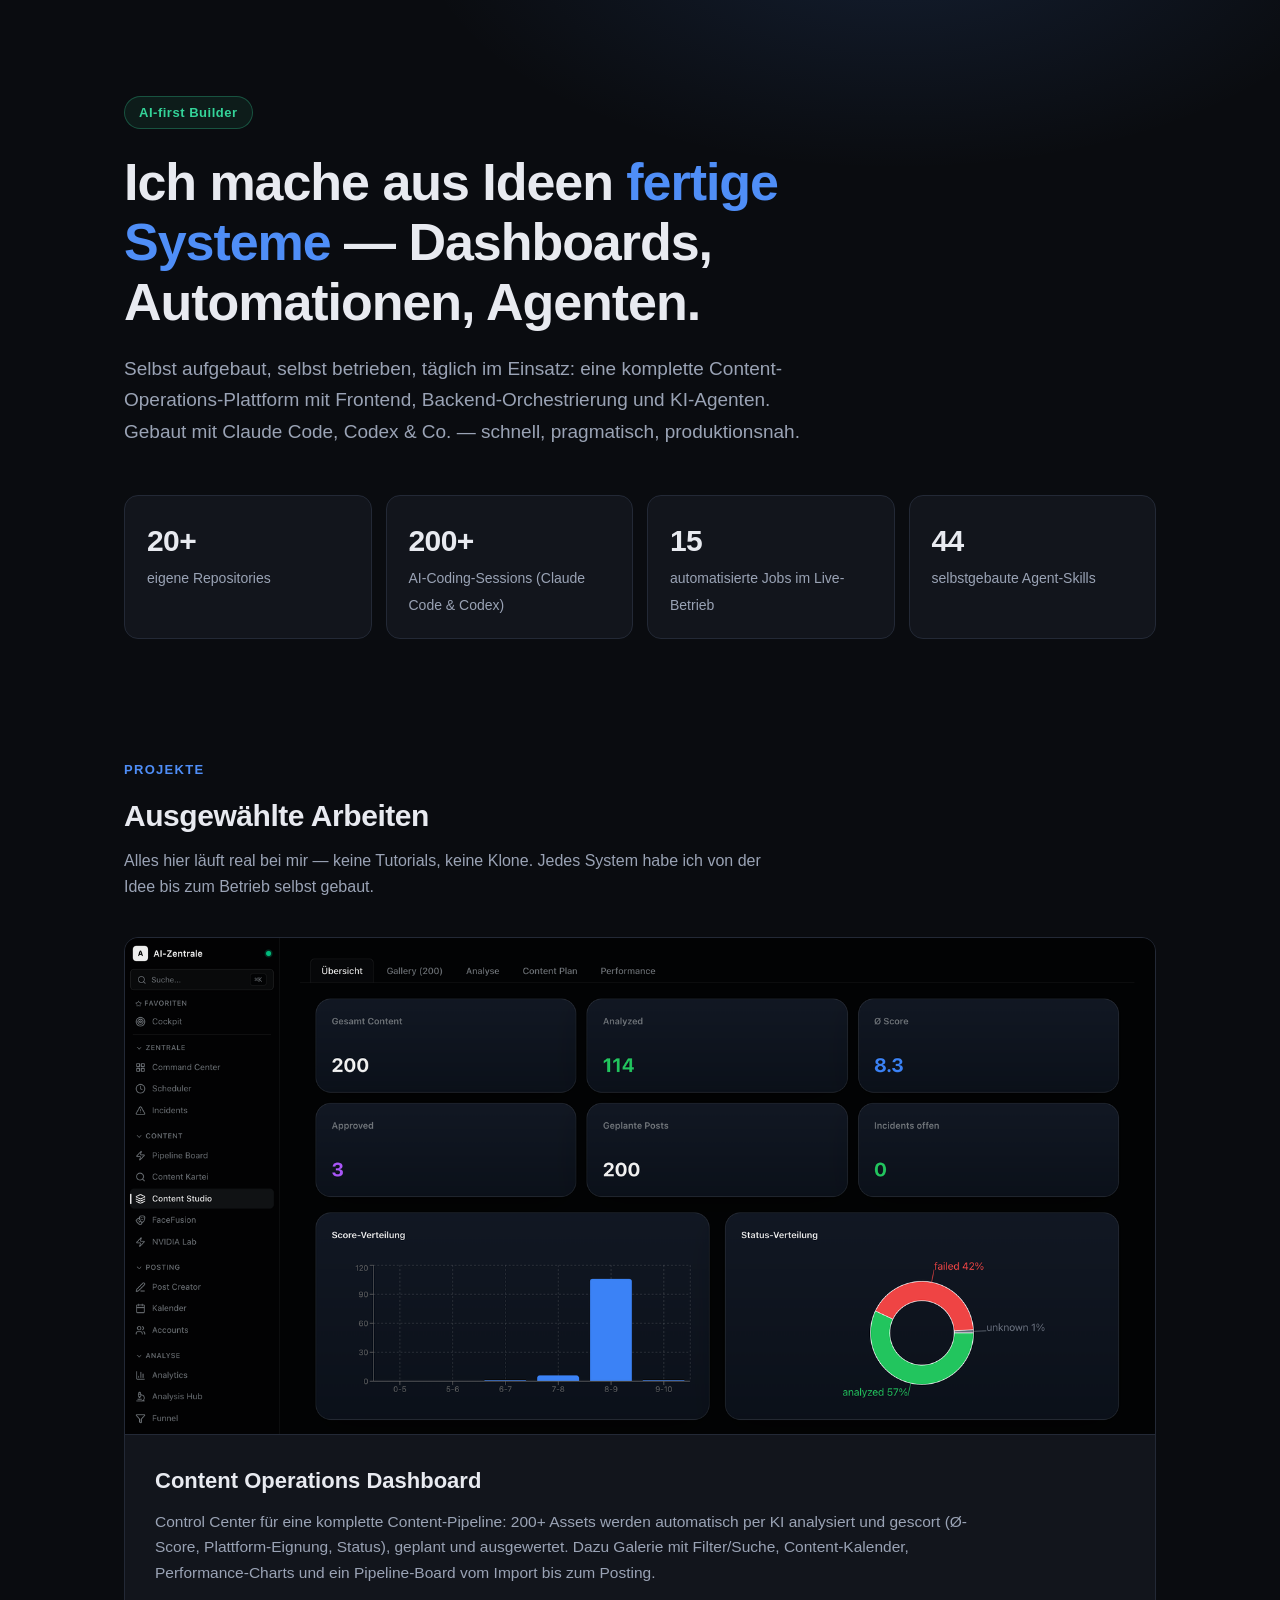
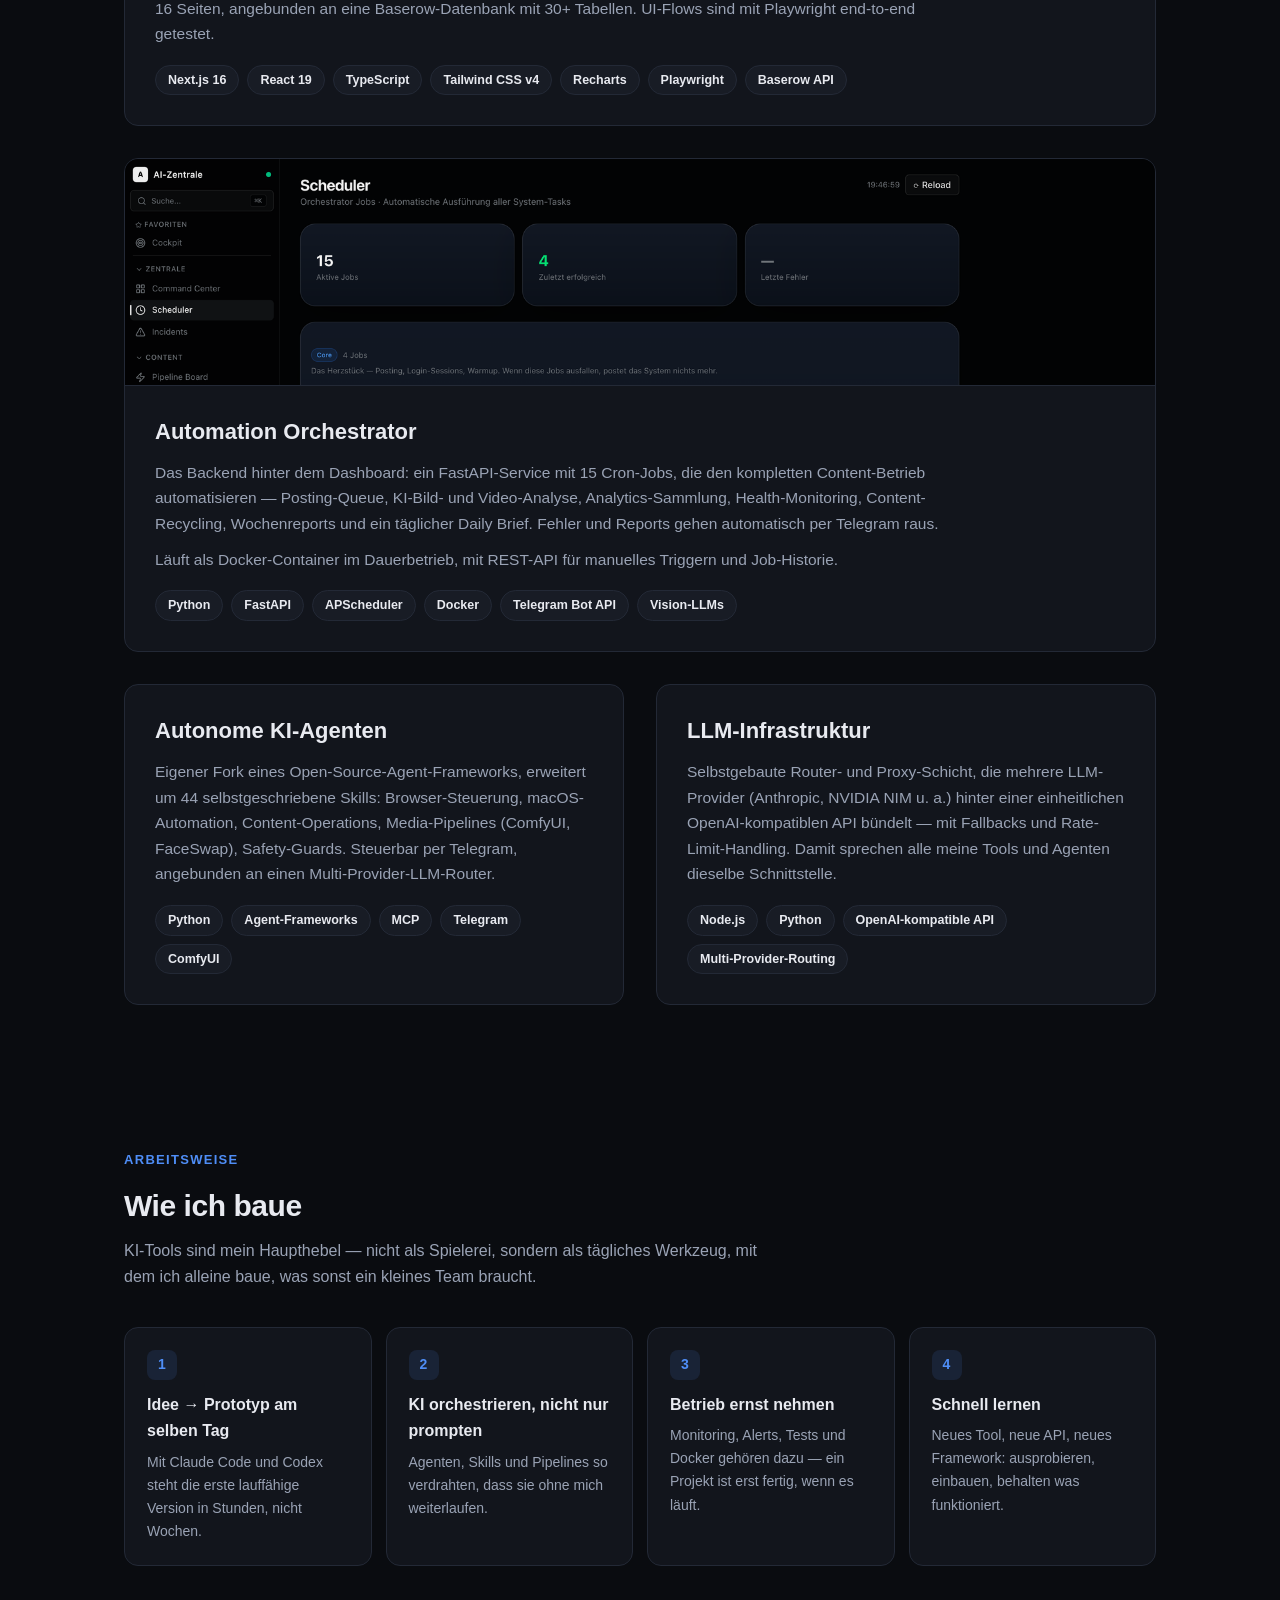
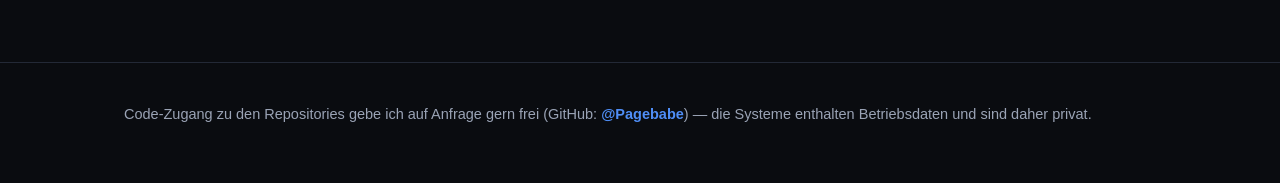
<file: index.html>
<!doctype html>
<html lang="de">
<head>
<meta charset="utf-8">
<meta name="viewport" content="width=device-width, initial-scale=1">
<title>Builder-Portfolio — AI-first Development</title>
<style>
  :root {
    --bg: #0a0c10;
    --surface: #12151c;
    --surface2: #181c25;
    --border: #232936;
    --text: #e8eaf0;
    --muted: #9aa3b5;
    --accent: #4f8ef7;
    --accent2: #34d399;
    --radius: 14px;
    --font: -apple-system, BlinkMacSystemFont, "Segoe UI", Roboto, "Helvetica Neue", Arial, sans-serif;
  }
  * { margin: 0; padding: 0; box-sizing: border-box; }
  html { scroll-behavior: smooth; }
  body {
    background: var(--bg);
    color: var(--text);
    font-family: var(--font);
    line-height: 1.65;
    -webkit-font-smoothing: antialiased;
  }
  .wrap { max-width: 1080px; margin: 0 auto; padding: 0 24px; }

  /* Hero */
  header { padding: 96px 0 64px; position: relative; overflow: hidden; }
  header::before {
    content: ""; position: absolute; inset: 0;
    background: radial-gradient(ellipse 800px 400px at 70% -10%, rgba(79,142,247,.14), transparent 60%);
    pointer-events: none;
  }
  .badge {
    display: inline-block; font-size: 13px; font-weight: 600; letter-spacing: .04em;
    color: var(--accent2); border: 1px solid rgba(52,211,153,.3); background: rgba(52,211,153,.08);
    padding: 5px 14px; border-radius: 999px; margin-bottom: 24px;
  }
  h1 { font-size: clamp(32px, 5vw, 52px); font-weight: 800; letter-spacing: -.02em; line-height: 1.15; max-width: 780px; }
  h1 .hl { color: var(--accent); }
  .lede { font-size: 19px; color: var(--muted); max-width: 680px; margin-top: 20px; }

  /* Stats */
  .stats { display: grid; grid-template-columns: repeat(auto-fit, minmax(180px, 1fr)); gap: 14px; margin-top: 48px; }
  .stat {
    background: var(--surface); border: 1px solid var(--border); border-radius: var(--radius);
    padding: 20px 22px;
  }
  .stat b { display: block; font-size: 30px; font-weight: 800; letter-spacing: -.02em; color: var(--text); }
  .stat span { font-size: 14px; color: var(--muted); }

  /* Sections */
  section { padding: 56px 0; }
  .kicker { font-size: 13px; font-weight: 700; letter-spacing: .1em; text-transform: uppercase; color: var(--accent); margin-bottom: 10px; }
  h2 { font-size: 30px; font-weight: 750; letter-spacing: -.015em; margin-bottom: 8px; }
  .sub { color: var(--muted); max-width: 640px; margin-bottom: 36px; }

  /* Project cards */
  .project {
    background: var(--surface); border: 1px solid var(--border); border-radius: var(--radius);
    overflow: hidden; margin-bottom: 32px;
  }
  .project img { display: block; width: 100%; height: auto; border-bottom: 1px solid var(--border); }
  .project .body { padding: 28px 30px 30px; }
  .project h3 { font-size: 22px; font-weight: 700; margin-bottom: 10px; }
  .project p { color: var(--muted); font-size: 15.5px; max-width: 820px; }
  .project p + p { margin-top: 10px; }
  .tags { display: flex; flex-wrap: wrap; gap: 8px; margin-top: 18px; }
  .tag {
    font-size: 12.5px; font-weight: 600; color: var(--text);
    background: var(--surface2); border: 1px solid var(--border);
    padding: 4px 12px; border-radius: 999px;
  }
  .grid2 { display: grid; grid-template-columns: 1fr 1fr; gap: 32px; }
  @media (max-width: 760px) { .grid2 { grid-template-columns: 1fr; } }

  /* Workflow */
  .flow { display: grid; grid-template-columns: repeat(auto-fit, minmax(230px, 1fr)); gap: 14px; }
  .step {
    background: var(--surface); border: 1px solid var(--border); border-radius: var(--radius);
    padding: 22px;
  }
  .step .n {
    display: inline-flex; align-items: center; justify-content: center;
    width: 30px; height: 30px; border-radius: 8px; font-weight: 700; font-size: 14px;
    background: rgba(79,142,247,.12); color: var(--accent); margin-bottom: 12px;
  }
  .step h4 { font-size: 16px; font-weight: 700; margin-bottom: 6px; }
  .step p { font-size: 14px; color: var(--muted); }

  /* Footer */
  footer { border-top: 1px solid var(--border); padding: 40px 0 56px; margin-top: 40px; }
  footer p { color: var(--muted); font-size: 14.5px; }
  footer a { color: var(--accent); text-decoration: none; font-weight: 600; }
  footer a:hover { text-decoration: underline; }
</style>
</head>
<body>

<header>
  <div class="wrap">
    <div class="badge">AI-first Builder</div>
    <h1>Ich mache aus Ideen <span class="hl">fertige Systeme</span> — Dashboards, Automationen, Agenten.</h1>
    <p class="lede">Selbst aufgebaut, selbst betrieben, täglich im Einsatz: eine komplette Content-Operations-Plattform mit Frontend, Backend-Orchestrierung und KI-Agenten. Gebaut mit Claude Code, Codex &amp; Co. — schnell, pragmatisch, produktionsnah.</p>
    <div class="stats">
      <div class="stat"><b>20+</b><span>eigene Repositories</span></div>
      <div class="stat"><b>200+</b><span>AI-Coding-Sessions (Claude Code &amp; Codex)</span></div>
      <div class="stat"><b>15</b><span>automatisierte Jobs im Live-Betrieb</span></div>
      <div class="stat"><b>44</b><span>selbstgebaute Agent-Skills</span></div>
    </div>
  </div>
</header>

<section id="projekte">
  <div class="wrap">
    <div class="kicker">Projekte</div>
    <h2>Ausgewählte Arbeiten</h2>
    <p class="sub">Alles hier läuft real bei mir — keine Tutorials, keine Klone. Jedes System habe ich von der Idee bis zum Betrieb selbst gebaut.</p>

    <div class="project">
      <img src="img/content-studio.png" alt="Content Operations Dashboard — Analyse-Ansicht mit Score-Verteilung und Status-Charts" loading="lazy">
      <div class="body">
        <h3>Content Operations Dashboard</h3>
        <p>Control Center für eine komplette Content-Pipeline: 200+ Assets werden automatisch per KI analysiert und gescort (Ø-Score, Plattform-Eignung, Status), geplant und ausgewertet. Dazu Galerie mit Filter/Suche, Content-Kalender, Performance-Charts und ein Pipeline-Board vom Import bis zum Posting.</p>
        <p>16 Seiten, angebunden an eine Baserow-Datenbank mit 30+ Tabellen. UI-Flows sind mit Playwright end-to-end getestet.</p>
        <div class="tags">
          <span class="tag">Next.js 16</span><span class="tag">React 19</span><span class="tag">TypeScript</span><span class="tag">Tailwind CSS v4</span><span class="tag">Recharts</span><span class="tag">Playwright</span><span class="tag">Baserow API</span>
        </div>
      </div>
    </div>

    <div class="project">
      <img src="img/scheduler.png" alt="Scheduler-Ansicht des Automation Orchestrators mit 15 aktiven Jobs" loading="lazy">
      <div class="body">
        <h3>Automation Orchestrator</h3>
        <p>Das Backend hinter dem Dashboard: ein FastAPI-Service mit 15 Cron-Jobs, die den kompletten Content-Betrieb automatisieren — Posting-Queue, KI-Bild- und Video-Analyse, Analytics-Sammlung, Health-Monitoring, Content-Recycling, Wochenreports und ein täglicher Daily Brief. Fehler und Reports gehen automatisch per Telegram raus.</p>
        <p>Läuft als Docker-Container im Dauerbetrieb, mit REST-API für manuelles Triggern und Job-Historie.</p>
        <div class="tags">
          <span class="tag">Python</span><span class="tag">FastAPI</span><span class="tag">APScheduler</span><span class="tag">Docker</span><span class="tag">Telegram Bot API</span><span class="tag">Vision-LLMs</span>
        </div>
      </div>
    </div>

    <div class="grid2">
      <div class="project">
        <div class="body">
          <h3>Autonome KI-Agenten</h3>
          <p>Eigener Fork eines Open-Source-Agent-Frameworks, erweitert um 44 selbstgeschriebene Skills: Browser-Steuerung, macOS-Automation, Content-Operations, Media-Pipelines (ComfyUI, FaceSwap), Safety-Guards. Steuerbar per Telegram, angebunden an einen Multi-Provider-LLM-Router.</p>
          <div class="tags">
            <span class="tag">Python</span><span class="tag">Agent-Frameworks</span><span class="tag">MCP</span><span class="tag">Telegram</span><span class="tag">ComfyUI</span>
          </div>
        </div>
      </div>
      <div class="project">
        <div class="body">
          <h3>LLM-Infrastruktur</h3>
          <p>Selbstgebaute Router- und Proxy-Schicht, die mehrere LLM-Provider (Anthropic, NVIDIA NIM u.&nbsp;a.) hinter einer einheitlichen OpenAI-kompatiblen API bündelt — mit Fallbacks und Rate-Limit-Handling. Damit sprechen alle meine Tools und Agenten dieselbe Schnittstelle.</p>
          <div class="tags">
            <span class="tag">Node.js</span><span class="tag">Python</span><span class="tag">OpenAI-kompatible API</span><span class="tag">Multi-Provider-Routing</span>
          </div>
        </div>
      </div>
    </div>
  </div>
</section>

<section id="arbeitsweise">
  <div class="wrap">
    <div class="kicker">Arbeitsweise</div>
    <h2>Wie ich baue</h2>
    <p class="sub">KI-Tools sind mein Haupthebel — nicht als Spielerei, sondern als tägliches Werkzeug, mit dem ich alleine baue, was sonst ein kleines Team braucht.</p>
    <div class="flow">
      <div class="step"><span class="n">1</span><h4>Idee → Prototyp am selben Tag</h4><p>Mit Claude Code und Codex steht die erste lauffähige Version in Stunden, nicht Wochen.</p></div>
      <div class="step"><span class="n">2</span><h4>KI orchestrieren, nicht nur prompten</h4><p>Agenten, Skills und Pipelines so verdrahten, dass sie ohne mich weiterlaufen.</p></div>
      <div class="step"><span class="n">3</span><h4>Betrieb ernst nehmen</h4><p>Monitoring, Alerts, Tests und Docker gehören dazu — ein Projekt ist erst fertig, wenn es läuft.</p></div>
      <div class="step"><span class="n">4</span><h4>Schnell lernen</h4><p>Neues Tool, neue API, neues Framework: ausprobieren, einbauen, behalten was funktioniert.</p></div>
    </div>
  </div>
</section>

<footer>
  <div class="wrap">
    <p>Code-Zugang zu den Repositories gebe ich auf Anfrage gern frei (GitHub: <a href="https://github.com/Pagebabe" target="_blank" rel="noopener">@Pagebabe</a>) — die Systeme enthalten Betriebsdaten und sind daher privat.</p>
  </div>
</footer>

</body>
</html>
</file>
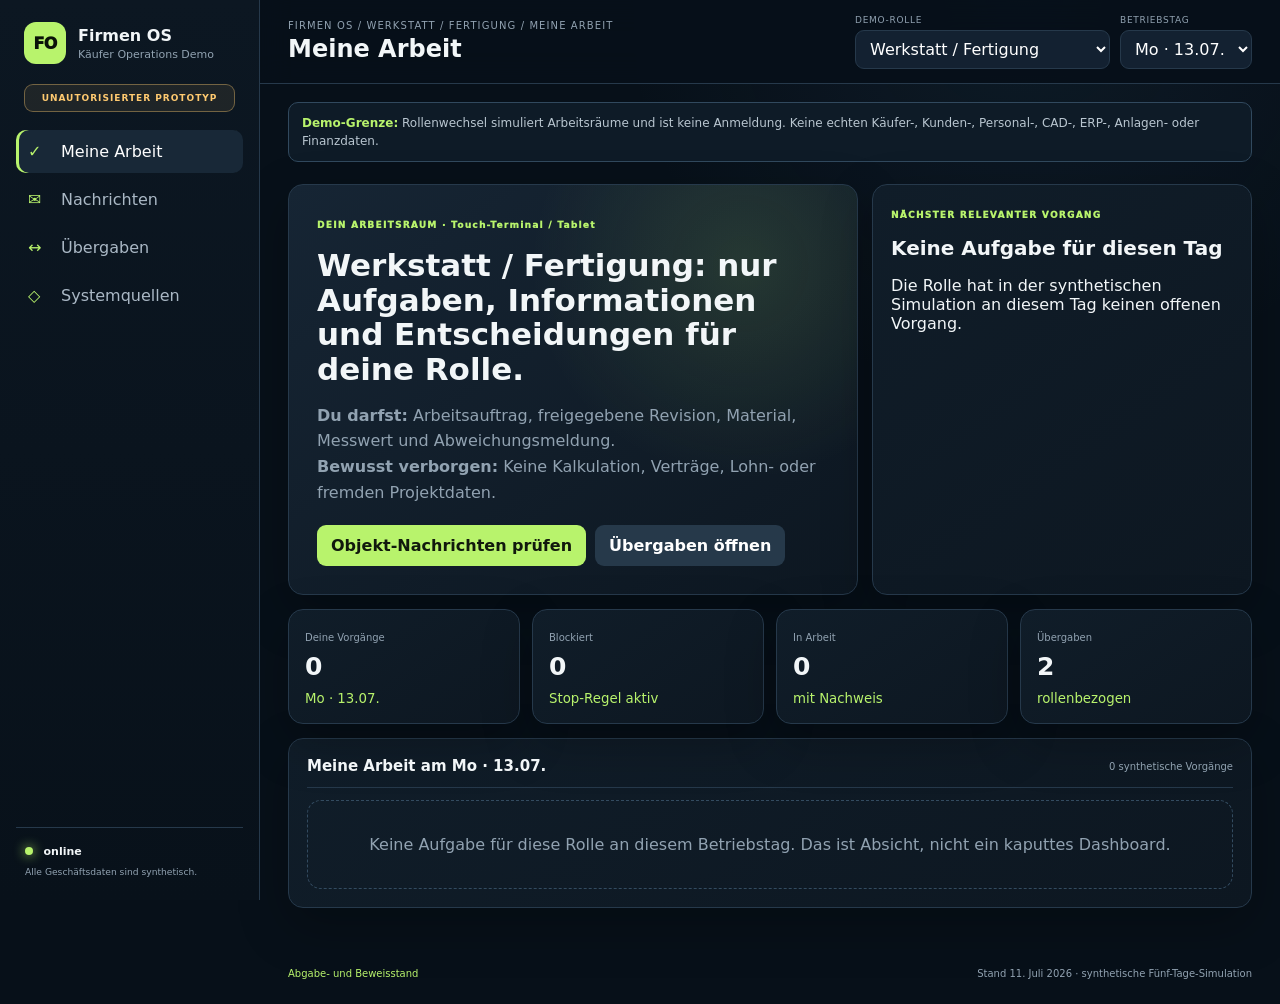
<file: firmen-os-kaeufer-demo/index.html>
<!doctype html>
<html lang="de">
<head>
  <meta charset="utf-8">
  <meta name="viewport" content="width=device-width,initial-scale=1,viewport-fit=cover">
  <meta name="theme-color" content="#0b1118">
  <meta name="description" content="Unautorisierter, synthetischer Firmen-OS-Branchenprototyp für einen Zugangstechnik-, Fertigungs-, Montage- und Servicebetrieb.">
  <meta name="robots" content="noindex,nofollow">
  <title>Firmen OS · Käufer Operations Demo</title>
  <link rel="manifest" href="./manifest.webmanifest">
  <link rel="icon" href="./icon.svg" type="image/svg+xml">
  <link rel="stylesheet" href="./styles.css">
</head>
<body>
  <noscript>Diese Demo benötigt JavaScript. Selbst Firmenbetriebssysteme können ohne Strom und Logik erstaunlich wenig.</noscript>
  <div class="app-shell">
    <aside class="sidebar" id="sidebar">
      <div class="brand">
        <div class="brand-mark">FO</div>
        <div>
          <strong>Firmen OS</strong>
          <span>Käufer Operations Demo</span>
        </div>
      </div>
      <div class="prototype-badge">UNAUTORISIERTER PROTOTYP</div>
      <nav id="role-nav" aria-label="Rollenabhängige Navigation"></nav>
      <div class="sidebar-meta">
        <span class="status-dot" id="connection-dot"></span>
        <strong id="connection-label">online</strong>
        <small>Alle Geschäftsdaten sind synthetisch.</small>
      </div>
    </aside>

    <main class="main">
      <header class="topbar">
        <button class="icon-button mobile-only" id="menu-button" aria-label="Navigation öffnen">☰</button>
        <div class="page-heading">
          <small id="breadcrumb">Firmen OS / Meine Arbeit</small>
          <h1 id="page-title">Meine Arbeit</h1>
        </div>
        <div class="top-controls">
          <label>
            <span>Demo-Rolle</span>
            <select id="role-select"></select>
          </label>
          <label>
            <span>Betriebstag</span>
            <select id="day-select"></select>
          </label>
          <button class="install-button" id="install-button" hidden>App installieren</button>
        </div>
      </header>

      <section class="safety-banner">
        <strong>Demo-Grenze:</strong>
        Rollenwechsel simuliert Arbeitsräume und ist keine Anmeldung. Keine echten Käufer-, Kunden-, Personal-, CAD-, ERP-, Anlagen- oder Finanzdaten.
      </section>

      <section class="content" id="content" aria-live="polite"></section>

      <footer class="footer">
        <button id="submission-button">Abgabe- und Beweisstand</button>
        <span>Stand 11. Juli 2026 · synthetische Fünf-Tage-Simulation</span>
      </footer>
    </main>
  </div>
  <script src="./app.js" defer></script>
  <script src="./truth-audit.js" defer></script>
</body>
</html>
</file>
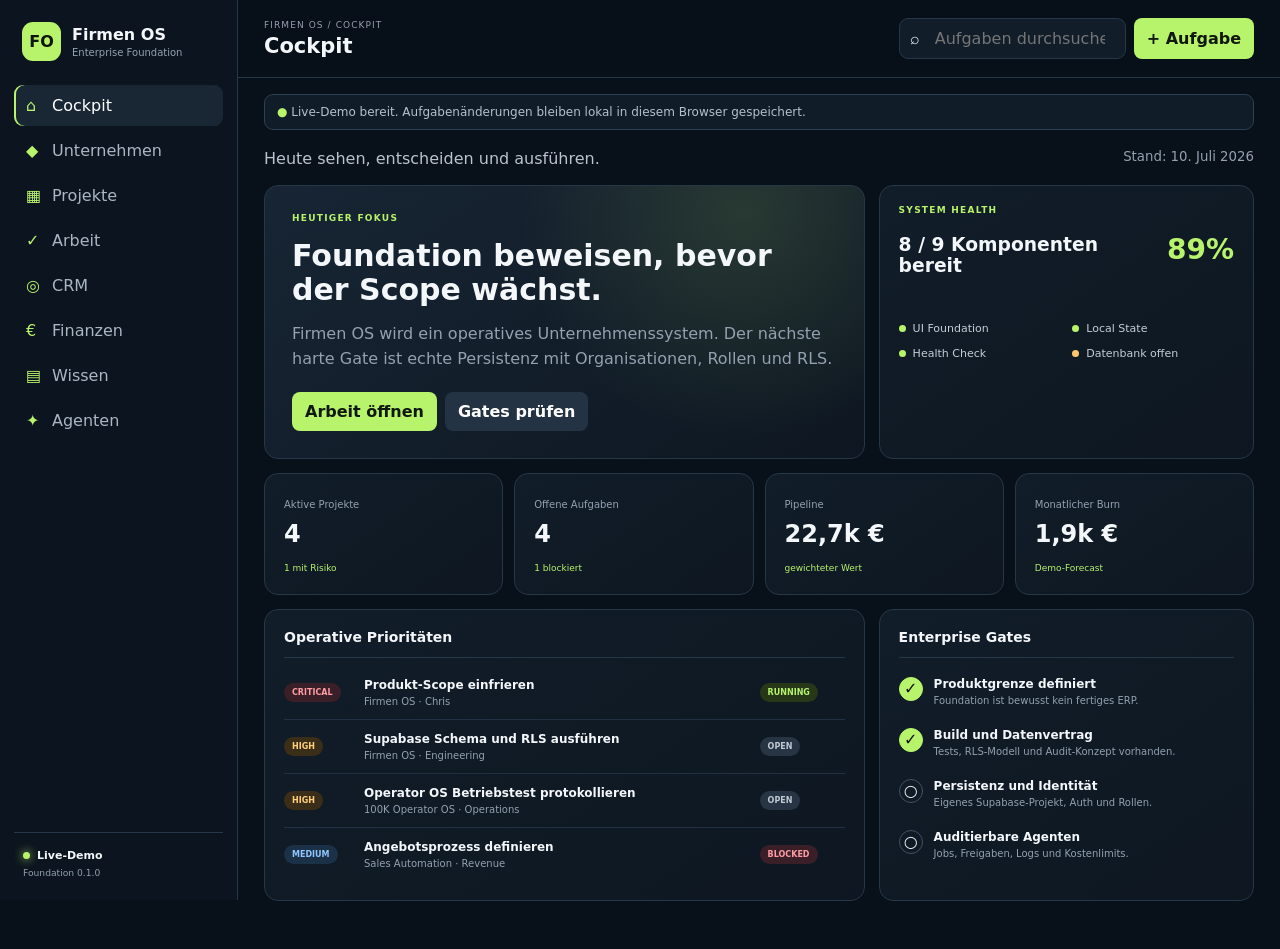
<file: firmen-os/index.html>
<!doctype html><html lang="de"><head><meta charset="utf-8"><meta name="viewport" content="width=device-width,initial-scale=1"><meta name="description" content="Firmen OS Enterprise Foundation Demo"><title>Firmen OS · Foundation</title><style>:root{--bg:#081019;--side:#0c151f;--panel:#111d29;--panel2:#162433;--line:#263748;--text:#f4f7fa;--muted:#93a1b0;--lime:#b8f36c;--amber:#ffc76b;--red:#ff858d}*{box-sizing:border-box}html,body{margin:0;min-height:100%;background:var(--bg);color:var(--text);font-family:Inter,system-ui,-apple-system,BlinkMacSystemFont,"Segoe UI",sans-serif}button,input,select{font:inherit}button{cursor:pointer}.app{display:flex;min-height:100vh}.side{position:fixed;inset:0 auto 0 0;width:238px;background:var(--side);border-right:1px solid var(--line);padding:20px 14px;display:flex;flex-direction:column;z-index:20}.brand{display:flex;gap:11px;align-items:center;padding:2px 8px 24px}.logo{width:39px;height:39px;border-radius:11px;background:var(--lime);color:#0e160b;display:grid;place-items:center;font-weight:900}.brand b,.brand small{display:block}.brand small{font-size:10px;color:var(--muted);margin-top:3px}.nav{display:grid;gap:4px}.nav button{border:0;background:transparent;color:#aab6c2;text-align:left;padding:11px 12px;border-radius:9px}.nav button:hover,.nav button.on{background:#192735;color:#fff;box-shadow:inset 2px 0 var(--lime)}.nav i{font-style:normal;color:var(--lime);display:inline-block;width:26px}.status{margin-top:auto;border-top:1px solid var(--line);padding:16px 9px 2px;font-size:11px}.status small{display:block;color:var(--muted);margin-top:5px}.dot{display:inline-block;width:7px;height:7px;border-radius:50%;background:var(--lime);box-shadow:0 0 10px var(--lime);margin-right:7px}.main{margin-left:238px;width:calc(100% - 238px)}.top{position:sticky;top:0;z-index:10;min-height:78px;background:rgba(8,16,25,.93);backdrop-filter:blur(14px);border-bottom:1px solid var(--line);display:flex;align-items:center;gap:14px;padding:14px 26px}.title small{display:block;color:var(--muted);text-transform:uppercase;letter-spacing:.12em;font-size:9px}.title h1{font-size:21px;margin:4px 0 0}.tools{margin-left:auto;display:flex;gap:8px}.search{background:var(--panel);border:1px solid var(--line);border-radius:9px;padding:0 10px}.search input{border:0;background:transparent;color:#fff;outline:0;padding:10px;width:190px}.primary,.secondary{border:0;border-radius:8px;padding:10px 13px;font-weight:800}.primary{background:var(--lime);color:#10180d}.secondary{background:#243344;color:#fff}.notice{margin:16px 26px 0;border:1px solid #2c4053;background:#101c28;padding:10px 12px;border-radius:9px;color:#b5c1cd;font-size:12px}.notice b{color:var(--lime)}.work{max-width:1450px;margin:auto;padding:19px 26px 48px}.intro{display:flex;justify-content:space-between;color:#b9c4cf;margin-bottom:17px}.intro small{color:var(--muted)}.hero,.grid2{display:grid;grid-template-columns:1.6fr 1fr;gap:14px}.card{background:linear-gradient(145deg,var(--panel),#0e1721);border:1px solid var(--line);border-radius:14px;padding:19px}.focus{padding:27px;background:radial-gradient(circle at 80% 10%,rgba(184,243,108,.13),transparent 42%),linear-gradient(145deg,#172534,#0e1721)}.eyebrow{color:var(--lime);font-size:9px;font-weight:900;letter-spacing:.14em}.focus h2{font-size:30px;line-height:1.12;max-width:680px;margin:16px 0 11px}.muted,.focus p{color:var(--muted);line-height:1.55}.actions{display:flex;gap:8px;margin-top:20px}.head,.panelhead{display:flex;justify-content:space-between;align-items:center}.health{font-size:28px;font-weight:900;color:var(--lime)}.checks{display:grid;grid-template-columns:1fr 1fr;gap:12px;margin-top:28px;font-size:11px;color:#c4ced7}.checks span:before{content:"";display:inline-block;width:7px;height:7px;border-radius:50%;background:var(--lime);margin-right:7px}.checks .warn:before{background:var(--amber)}.metrics{display:grid;grid-template-columns:repeat(4,1fr);gap:11px;margin:14px 0}.metric span{font-size:10px;color:var(--muted)}.metric strong{display:block;font-size:24px;margin:8px 0}.metric small{font-size:9px;color:var(--lime)}.panelhead{border-bottom:1px solid var(--line);padding-bottom:12px;margin-bottom:8px}.panelhead h3{margin:0;font-size:14px}.row{display:grid;grid-template-columns:70px 1fr 85px;gap:10px;align-items:center;padding:12px 0;border-bottom:1px solid #213143}.row:last-child{border:0}.row strong,.gate strong{font-size:12px;display:block}.row small,.gate small{font-size:10px;color:var(--muted);display:block;margin-top:4px}.pill{width:max-content;padding:5px 8px;border-radius:18px;font-size:8px;font-weight:900;text-transform:uppercase}.critical,.blocked{background:#3b1f28;color:#ff9da4}.high,.risk{background:#3b2e18;color:#ffd07a}.medium{background:#1b3148;color:#91c8ff}.open{background:#263443;color:#c0cad4}.running{background:#263818;color:var(--lime)}.done,.healthy{background:#1b3826;color:#9be7b0}.gate{display:flex;gap:11px;padding:11px 0}.gate>span{width:24px;height:24px;border-radius:50%;border:1px solid #415164;display:grid;place-items:center}.gate .ok{background:var(--lime);border-color:var(--lime);color:#111}.projectgrid,.knowledgegrid,.settingsgrid{display:grid;grid-template-columns:repeat(2,1fr);gap:11px}.project{background:var(--panel2);border:1px solid #2b3e52;border-radius:11px;padding:15px}.project h3{font-size:15px;margin:14px 0 5px}.project p{font-size:10px;color:var(--muted)}.progress{height:5px;background:#263849;border-radius:8px;overflow:hidden;margin:17px 0 8px}.progress b{display:block;height:100%;background:var(--lime)}.project footer{display:flex;justify-content:space-between;color:var(--muted);font-size:9px}.tasktable{overflow:auto}.taskrow{min-width:690px;display:grid;grid-template-columns:2fr 1.1fr 90px 115px;gap:10px;align-items:center;padding:12px;border-bottom:1px solid #213143;font-size:11px}.taskrow.header{color:var(--muted);font-size:8px;text-transform:uppercase}.taskrow small{display:block;color:var(--muted);margin-top:4px}.taskrow select{background:#182735;color:#fff;border:1px solid #354b60;border-radius:7px;padding:7px}.crm{display:grid;grid-template-columns:repeat(4,minmax(170px,1fr));gap:9px;overflow:auto}.column{background:#0d1721;border:1px solid #223448;border-radius:9px;padding:9px;min-height:290px}.column h4{font-size:10px;margin:3px 2px 11px}.customer{background:#172534;border:1px solid #2b4055;border-radius:8px;padding:11px;margin-bottom:8px}.customer strong,.customer small,.customer em{display:block}.customer strong{font-size:11px}.customer b{display:block;font-size:15px;margin:8px 0}.customer small{font-size:9px;color:var(--muted);line-height:1.45}.customer em{font-size:8px;color:var(--lime);font-style:normal;margin-top:8px}.knowledgegrid{grid-template-columns:repeat(3,1fr)}.knowledge h3{font-size:14px}.knowledge p{font-size:10px;color:var(--muted);line-height:1.5}.knowledge small{color:var(--lime)}.agent{display:grid;grid-template-columns:36px 1fr 70px 90px;gap:9px;align-items:center;padding:12px 0;border-bottom:1px solid #213143}.avatar{width:31px;height:31px;border-radius:9px;background:#21361c;color:var(--lime);display:grid;place-items:center}.agent strong,.agent small{display:block}.agent strong{font-size:11px}.agent small,.agent em{font-size:9px;color:var(--muted);font-style:normal}.good{color:var(--lime)!important}.rules li{padding:9px 0;border-bottom:1px solid #213143;color:#c6d0da;font-size:11px}.mobile{display:none;border:0;background:transparent;color:#fff;font-size:20px}@media(max-width:1000px){.hero,.grid2{grid-template-columns:1fr}.metrics{grid-template-columns:repeat(2,1fr)}.knowledgegrid{grid-template-columns:repeat(2,1fr)}}@media(max-width:720px){.side{transform:translateX(-100%);transition:.2s}.side.show{transform:translateX(0);box-shadow:20px 0 70px #000}.main{margin-left:0;width:100%}.mobile{display:block}.top{padding:12px 14px;flex-wrap:wrap}.tools{width:100%;order:3}.search{flex:1}.search input{width:100%}.notice{margin:12px 14px 0}.work{padding:15px}.focus h2{font-size:24px}.metrics,.projectgrid,.knowledgegrid,.settingsgrid{grid-template-columns:1fr}.checks{grid-template-columns:1fr}.intro small{display:none}}</style></head><body><div class="app"><aside class="side" id="side"><div class="brand"><div class="logo">FO</div><div><b>Firmen OS</b><small>Enterprise Foundation</small></div></div><nav class="nav" id="nav"><button class="on" data-page="cockpit"><i>⌂</i>Cockpit</button><button data-page="company"><i>◆</i>Unternehmen</button><button data-page="projects"><i>▦</i>Projekte</button><button data-page="work"><i>✓</i>Arbeit</button><button data-page="crm"><i>◎</i>CRM</button><button data-page="finance"><i>€</i>Finanzen</button><button data-page="knowledge"><i>▤</i>Wissen</button><button data-page="agents"><i>✦</i>Agenten</button></nav><div class="status"><b><span class="dot"></span>Live-Demo</b><small>Foundation 0.1.0</small></div></aside><main class="main"><header class="top"><button class="mobile" id="mobile">☰</button><div class="title"><small id="path">Firmen OS / Cockpit</small><h1 id="title">Cockpit</h1></div><div class="tools"><label class="search">⌕ <input id="search" placeholder="Aufgaben durchsuchen"></label><button class="primary" id="add">+ Aufgabe</button></div></header><div class="notice"><b>●</b> <span id="notice">Live-Demo bereit. Aufgabenänderungen bleiben lokal in diesem Browser gespeichert.</span></div><section class="work" id="content"></section></main></div><script>const seed=[{id:'1',title:'Produkt-Scope einfrieren',owner:'Chris',project:'Firmen OS',due:'Heute',priority:'critical',status:'running'},{id:'2',title:'Supabase Schema und RLS ausführen',owner:'Engineering',project:'Firmen OS',due:'Gate 1',priority:'high',status:'open'},{id:'3',title:'Operator OS Betriebstest protokollieren',owner:'Operations',project:'100K Operator OS',due:'Diese Woche',priority:'high',status:'open'},{id:'4',title:'Angebotsprozess definieren',owner:'Revenue',project:'Sales Automation',due:'Diese Woche',priority:'medium',status:'blocked'},{id:'5',title:'Build und Health verifizieren',owner:'Engineering',project:'Firmen OS',due:'Heute',priority:'high',status:'done'}];let tasks;try{tasks=JSON.parse(localStorage.getItem('firmen-os.tasks'))||seed}catch{tasks=seed}let active='cockpit',q='';const labels={cockpit:'Cockpit',company:'Unternehmen',projects:'Projekte',work:'Arbeit',crm:'CRM',finance:'Finanzen',knowledge:'Wissen',agents:'Agenten'};const desc={cockpit:'Heute sehen, entscheiden und ausführen.',company:'Ziele, Risiken und Verantwortungen.',projects:'Initiativen mit Gates und Beweisen.',work:'Aufgaben, Blocker und Durchsatz.',crm:'Pipeline und nächste Verkaufsaktionen.',finance:'Liquidität, Kosten und Forecast.',knowledge:'Entscheidungen, Standards und Prozesse.',agents:'Kontrollierte KI-Arbeit mit Grenzen.'};const projects=[['Firmen OS Foundation','Produkt & Engineering',42,'healthy','Persistenz + Auth'],['100K Operator OS','Operations',72,'healthy','Betriebsbeweis'],['AI Content Factory','Growth',46,'risk','Qualitätsstandard'],['Sales Automation','Revenue',18,'blocked','CRM-Modell']];const customers=[['Lead','Studio Morgenrot','3.200 €','Bedarf validieren','Chris'],['Qualifiziert','Rheinland Immobilien','7.500 €','Prozess aufnehmen','Sales Agent'],['Angebot','Nordwerk Digital','12.000 €','Entscheider-Call','Chris'],['Gewonnen','Lumen Commerce','18.500 €','Onboarding','Delivery']];const pill=(x,c)=>`<span class="pill ${c}">${x}</span>`,panel=(t,b)=>`<article class="card"><div class="panelhead"><h3>${t}</h3></div>${b}</article>`,metric=(l,v,d)=>`<article class="card metric"><span>${l}</span><strong>${v}</strong><small>${d}</small></article>`,intro=()=>`<div class="intro"><span>${desc[active]}</span><small>Stand: 10. Juli 2026</small></div>`;function save(){localStorage.setItem('firmen-os.tasks',JSON.stringify(tasks))}function cockpit(){let open=tasks.filter(t=>t.status!=='done').length,blocked=tasks.filter(t=>t.status==='blocked').length;return intro()+`<div class="hero"><article class="card focus"><div class="eyebrow">HEUTIGER FOKUS</div><h2>Foundation beweisen, bevor der Scope wächst.</h2><p>Firmen OS wird ein operatives Unternehmenssystem. Der nächste harte Gate ist echte Persistenz mit Organisationen, Rollen und RLS.</p><div class="actions"><button class="primary jump" data-jump="work">Arbeit öffnen</button><button class="secondary jump" data-jump="projects">Gates prüfen</button></div></article><article class="card"><div class="head"><div><div class="eyebrow">SYSTEM HEALTH</div><h3>8 / 9 Komponenten bereit</h3></div><span class="health">89%</span></div><div class="checks"><span>UI Foundation</span><span>Local State</span><span>Health Check</span><span class="warn">Datenbank offen</span></div></article></div><div class="metrics">${metric('Aktive Projekte','4','1 mit Risiko')}${metric('Offene Aufgaben',open,blocked+' blockiert')}${metric('Pipeline','22,7k €','gewichteter Wert')}${metric('Monatlicher Burn','1,9k €','Demo-Forecast')}</div><div class="grid2">${panel('Operative Prioritäten',tasks.slice(0,4).map(t=>`<div class="row">${pill(t.priority,t.priority)}<div><strong>${t.title}</strong><small>${t.project} · ${t.owner}</small></div>${pill(t.status,t.status)}</div>`).join(''))}${panel('Enterprise Gates','<div class="gate"><span class="ok">✓</span><div><strong>Produktgrenze definiert</strong><small>Foundation ist bewusst kein fertiges ERP.</small></div></div><div class="gate"><span class="ok">✓</span><div><strong>Build und Datenvertrag</strong><small>Tests, RLS-Modell und Audit-Konzept vorhanden.</small></div></div><div class="gate"><span>○</span><div><strong>Persistenz und Identität</strong><small>Eigenes Supabase-Projekt, Auth und Rollen.</small></div></div><div class="gate"><span>○</span><div><strong>Auditierbare Agenten</strong><small>Jobs, Freigaben, Logs und Kostenlimits.</small></div></div>')}</div>`}function company(){return intro()+`<div class="grid2">${panel('Mission','<article class="focus"><div class="eyebrow">UNTERNEHMENSZIEL</div><h2>Ein kleines Unternehmen so steuerbar machen wie ein gutes Engineering-System.</h2><p>Jede wichtige Arbeit besitzt Eigentümer, Zustand, Gate, Beweis und nächste Aktion.</p></article>')}${panel('Risiko-Register',[['high','Scope Drift','Neue Module vor Betriebsbeweis.'],['medium','Provider-Abhängigkeit','LLM-Ausfälle stoppen keine Kernprozesse.'],['medium','Datenqualität','Keine Automation auf ungeprüften Daten.'],['open','Komplexität','Progressive Offenlegung statt Dashboard-Lärm.']].map(r=>`<div class="row">${pill(r[0],r[0])}<div><strong>${r[1]}</strong><small>${r[2]}</small></div></div>`).join(''))}</div>`}function projectPage(){return intro()+panel('Projektportfolio',`<div class="projectgrid">${projects.map(p=>`<div class="project"><div class="head">${pill(p[3],p[3])}<small class="muted">${p[2]}%</small></div><h3>${p[0]}</h3><p>${p[1]}</p><div class="progress"><b style="width:${p[2]}%"></b></div><footer><b>${p[2]}%</b><span>Nächster Gate: ${p[4]}</span></footer></div>`).join('')}</div>`)}function work(){let list=tasks.filter(t=>(t.title+t.owner+t.project+t.status).toLowerCase().includes(q.toLowerCase()));return intro()+panel('Arbeitssteuerung',`<div class="tasktable"><div class="taskrow header"><span>Aufgabe</span><span>Projekt</span><span>Priorität</span><span>Status</span></div>${list.map(t=>`<div class="taskrow"><div><strong>${t.title}</strong><small>${t.owner} · ${t.due}</small></div><span>${t.project}</span>${pill(t.priority,t.priority)}<select data-id="${t.id}"><option value="open" ${t.status==='open'?'selected':''}>offen</option><option value="running" ${t.status==='running'?'selected':''}>läuft</option><option value="blocked" ${t.status==='blocked'?'selected':''}>blockiert</option><option value="done" ${t.status==='done'?'selected':''}>erledigt</option></select></div>`).join('')}</div>`)}function crm(){return intro()+panel('Opportunity Pipeline',`<div class="crm">${['Lead','Qualifiziert','Angebot','Gewonnen'].map(s=>`<div class="column"><h4>${s}</h4>${customers.filter(c=>c[0]===s).map(c=>`<div class="customer"><strong>${c[1]}</strong><b>${c[2]}</b><small>${c[3]}</small><em>${c[4]}</em></div>`).join('')}</div>`).join('')}</div>`)}function finance(){return intro()+`<div class="metrics">${metric('MRR','8.400 €','Demo-Daten')}${metric('Cash Runway','11 Monate','konservativ')}${metric('Forderungen','3.200 €','2 Rechnungen')}${metric('Tool-Kosten','186 €','monatlich')}</div><div class="grid2">${panel('Finanz-Gate','<p class="muted">Die Foundation zeigt Steuerungsdaten. Sie ersetzt keine Buchhaltung und keine Fantasie-Bilanz aus dem KI-Orakel.</p>')}${panel('Kostenkontrolle','<div class="gate"><span class="ok">✓</span><div><strong>KI-Budget unter Limit</strong><small>19 € im Demo-Monat</small></div></div><div class="gate"><span>○</span><div><strong>Zwei SaaS-Abos prüfen</strong><small>67 € ohne klaren Eigentümer</small></div></div>')}</div>`}function knowledge(){return intro()+`<div class="knowledgegrid">${[['Architektur','Systemgrenzen, Module und Datenflüsse.','12 Dokumente'],['Entscheidungen','Warum etwas gebaut oder verschoben wurde.','28 Einträge'],['Prozesse','Wiederholbare Abläufe mit Beweisen.','9 Prozesse'],['QA & Beweise','Builds, Tests, Screenshots und Logs.','17 Beweise'],['Sicherheit','Rollen, RLS, Secrets und Freigaben.','Gate offen'],['Lernpfad','Enterprise Engineering während des Baus.','6 Module']].map(k=>`<article class="card knowledge"><div class="eyebrow">▤</div><h3>${k[0]}</h3><p>${k[1]}</p><small>${k[2]}</small></article>`).join('')}</div>`}function agents(){return intro()+`<div class="grid2">${panel('Agenten-Laufzeit',[['ChatGPT Pilot','Planung, Review, Architektur','bereit','Freigabe'],['Codex Worker','Implementierung in Branches','bereit','Budget'],['Local Worker','Sichere Queue-Aufträge','offline','Lokal'],['Research Agent','Quellen und Marktprüfung','wartet','2 € Limit']].map(a=>`<div class="agent"><div class="avatar">✦</div><div><strong>${a[0]}</strong><small>${a[1]}</small></div><span class="good">${a[2]}</span><em>${a[3]}</em></div>`).join(''))}${panel('Nicht verhandelbare Regeln','<ol class="rules"><li>Kein Agent erhält freien Shell-Zugriff.</li><li>Jeder Job besitzt ID, Scope, Budget und Abbruchregel.</li><li>Schreibende Aktionen brauchen Beweis oder Freigabe.</li><li>Secrets stehen nie in Prompt, Log oder Repository.</li><li>Fehler werden sichtbar gestoppt.</li></ol>')}</div>`}const views={cockpit,company,projects:projectPage,work,crm,finance,knowledge,agents};function go(p){active=p;document.querySelectorAll('#nav button').forEach(b=>b.classList.toggle('on',b.dataset.page===p));document.getElementById('side').classList.remove('show');render()}function render(){document.getElementById('title').textContent=labels[active];document.getElementById('path').textContent='Firmen OS / '+labels[active];document.getElementById('content').innerHTML=views[active]();document.querySelectorAll('.jump').forEach(b=>b.onclick=()=>go(b.dataset.jump));document.querySelectorAll('select[data-id]').forEach(s=>s.onchange=()=>{tasks=tasks.map(t=>t.id===s.dataset.id?{...t,status:s.value}:t);save();document.getElementById('notice').textContent='Aufgabe aktualisiert und lokal gespeichert.';render()})}document.querySelectorAll('#nav button').forEach(b=>b.onclick=()=>go(b.dataset.page));document.getElementById('mobile').onclick=()=>document.getElementById('side').classList.toggle('show');document.getElementById('search').oninput=e=>{q=e.target.value;active==='work'?render():go('work')};document.getElementById('add').onclick=()=>{tasks.unshift({id:String(Date.now()),title:'Neue operative Aufgabe prüfen',owner:'Chris',project:'Firmen OS',due:'Heute',priority:'medium',status:'open'});save();document.getElementById('notice').textContent='Neue Aufgabe angelegt.';go('work')};render();</script></body></html>
</file>
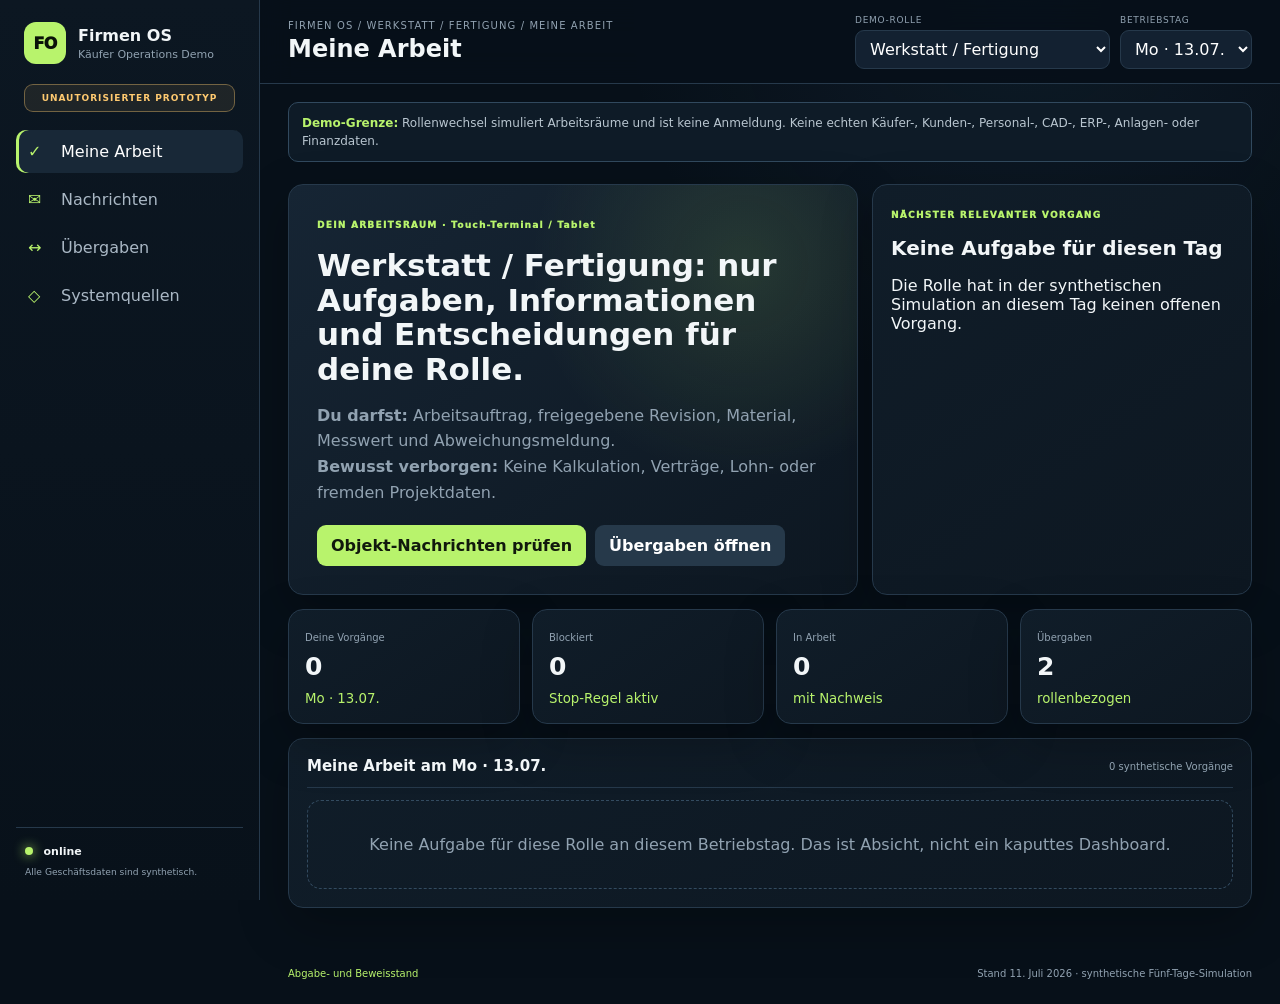
<file: firmen-os-kaeufer-demo.html>
<!doctype html>
<html lang="de">
<head>
  <meta charset="utf-8">
  <meta name="viewport" content="width=device-width,initial-scale=1,viewport-fit=cover">
  <meta name="theme-color" content="#0b1118">
  <meta name="description" content="Unautorisierter, synthetischer Firmen-OS-Branchenprototyp für Zugangstechnik, Fertigung, Montage und Service.">
  <meta name="robots" content="noindex,nofollow">
  <title>Firmen OS · Käufer Operations Demo</title>
  <link rel="manifest" href="./firmen-os-kaeufer-demo/manifest.webmanifest">
  <link rel="icon" href="./firmen-os-kaeufer-demo/icon.svg" type="image/svg+xml">
  <link rel="stylesheet" href="./firmen-os-kaeufer-demo/styles.css">
</head>
<body>
  <noscript>Diese Demo benötigt JavaScript.</noscript>
  <div class="app-shell">
    <aside class="sidebar" id="sidebar">
      <div class="brand">
        <div class="brand-mark">FO</div>
        <div><strong>Firmen OS</strong><span>Käufer Operations Demo</span></div>
      </div>
      <div class="prototype-badge">UNAUTORISIERTER PROTOTYP</div>
      <nav id="role-nav" aria-label="Rollenabhängige Navigation"></nav>
      <div class="sidebar-meta">
        <span class="status-dot" id="connection-dot"></span>
        <strong id="connection-label">online</strong>
        <small>Alle Geschäftsdaten sind synthetisch.</small>
      </div>
    </aside>
    <main class="main">
      <header class="topbar">
        <button class="icon-button mobile-only" id="menu-button" aria-label="Navigation öffnen">☰</button>
        <div class="page-heading">
          <small id="breadcrumb">Firmen OS / Meine Arbeit</small>
          <h1 id="page-title">Meine Arbeit</h1>
        </div>
        <div class="top-controls">
          <label><span>Demo-Rolle</span><select id="role-select"></select></label>
          <label><span>Betriebstag</span><select id="day-select"></select></label>
          <button class="install-button" id="install-button" hidden>App installieren</button>
        </div>
      </header>
      <section class="safety-banner">
        <strong>Demo-Grenze:</strong> Rollenwechsel simuliert Arbeitsräume und ist keine Anmeldung. Keine echten Käufer-, Kunden-, Personal-, CAD-, ERP-, Anlagen- oder Finanzdaten.
      </section>
      <section class="content" id="content" aria-live="polite"></section>
      <footer class="footer">
        <button id="submission-button">Abgabe- und Beweisstand</button>
        <span>Stand 11. Juli 2026 · synthetische Fünf-Tage-Simulation</span>
      </footer>
    </main>
  </div>
  <script src="./firmen-os-kaeufer-demo/app.js" defer></script>
  <script src="./firmen-os-kaeufer-demo/truth-audit.js" defer></script>
</body>
</html>
</file>
<file: firmen-os-kaeufer-demo/styles.css>
:root{--bg:#071019;--side:#0b151f;--panel:#101d29;--panel2:#152635;--line:#26394b;--text:#f2f6f8;--muted:#91a2b1;--lime:#b8f36c;--amber:#ffca70;--red:#ff858d;--blue:#80c7ff;--shadow:0 18px 50px rgba(0,0,0,.25)}*{box-sizing:border-box}html{background:var(--bg);color:var(--text);font-family:Inter,ui-sans-serif,system-ui,-apple-system,BlinkMacSystemFont,"Segoe UI",sans-serif}body{margin:0;min-height:100vh;background:radial-gradient(circle at 80% 0,rgba(67,116,154,.1),transparent 28%),var(--bg)}button,select{font:inherit}button{cursor:pointer}.app-shell{min-height:100vh}.sidebar{position:fixed;inset:0 auto 0 0;width:260px;padding:22px 16px;background:linear-gradient(180deg,#0c1722,#08111a);border-right:1px solid var(--line);display:flex;flex-direction:column;z-index:30}.brand{display:flex;align-items:center;gap:12px;padding:0 8px 20px}.brand-mark{width:42px;height:42px;border-radius:12px;background:var(--lime);color:#0a1208;font-weight:950;display:grid;place-items:center;letter-spacing:-.05em}.brand strong,.brand span{display:block}.brand span{font-size:11px;color:var(--muted);margin-top:3px}.prototype-badge{margin:0 8px 18px;padding:8px 10px;border:1px solid rgba(255,202,112,.38);border-radius:9px;background:rgba(255,202,112,.08);color:var(--amber);font-size:9px;font-weight:900;letter-spacing:.11em;text-align:center}.role-nav{display:grid;gap:5px}.role-nav button{border:0;background:transparent;color:#aab8c5;border-radius:10px;padding:12px;text-align:left;display:flex;align-items:center;gap:11px}.role-nav button:hover,.role-nav button.active{background:#182837;color:#fff;box-shadow:inset 3px 0 var(--lime)}.role-nav button span{width:22px;color:var(--lime)}.sidebar-meta{margin-top:auto;border-top:1px solid var(--line);padding:17px 9px 0;font-size:11px}.sidebar-meta small{display:block;color:var(--muted);margin-top:7px;line-height:1.45}.status-dot{display:inline-block;width:8px;height:8px;border-radius:50%;background:var(--lime);box-shadow:0 0 12px var(--lime);margin-right:7px}.status-dot.offline{background:var(--amber);box-shadow:none}.main{margin-left:260px;min-height:100vh}.topbar{position:sticky;top:0;z-index:20;display:flex;align-items:center;gap:18px;min-height:84px;padding:14px 28px;border-bottom:1px solid var(--line);background:rgba(7,16,25,.92);backdrop-filter:blur(16px)}.page-heading small{display:block;color:var(--muted);font-size:10px;text-transform:uppercase;letter-spacing:.11em}.page-heading h1{margin:4px 0 0;font-size:24px}.top-controls{margin-left:auto;display:flex;align-items:end;gap:10px}.top-controls label{display:grid;gap:5px}.top-controls label span{font-size:9px;color:var(--muted);text-transform:uppercase;letter-spacing:.08em}.top-controls select,.install-button{min-height:39px;border-radius:9px;border:1px solid var(--line);background:#132131;color:#fff;padding:8px 10px}.install-button{border:0;background:var(--lime);color:#11190d;font-weight:900}.icon-button{border:0;background:transparent;color:#fff;font-size:22px}.mobile-only{display:none}.safety-banner{margin:18px 28px 0;padding:11px 13px;border:1px solid #31495e;border-radius:10px;background:#0e1b27;color:#b9c6d0;font-size:12px;line-height:1.5}.safety-banner strong{color:var(--lime)}.content{max-width:1480px;margin:auto;padding:22px 28px 44px}.hero-grid,.two-col{display:grid;grid-template-columns:1.5fr 1fr;gap:14px}.hero-card,.panel,.metric,.work-card,.handoff-card,.source-card{border:1px solid var(--line);background:linear-gradient(145deg,var(--panel),#0d1721);border-radius:15px;box-shadow:var(--shadow)}.hero-card{padding:28px;background:radial-gradient(circle at 80% 20%,rgba(184,243,108,.12),transparent 38%),linear-gradient(145deg,#162534,#0d1721)}.eyebrow{font-size:9px;font-weight:950;letter-spacing:.14em;color:var(--lime)}.hero-card h2{font-size:31px;line-height:1.12;margin:16px 0 10px;max-width:760px}.hero-card p{color:var(--muted);line-height:1.6;max-width:760px}.hero-actions{display:flex;gap:9px;flex-wrap:wrap;margin-top:20px}.primary,.secondary{border:0;border-radius:9px;padding:11px 14px;font-weight:850}.primary{background:var(--lime);color:#11190d}.secondary{background:#26394a;color:#fff}.focus-card{padding:22px}.focus-card h3{font-size:20px;margin:14px 0 8px}.focus-card small{color:var(--muted)}.metrics{display:grid;grid-template-columns:repeat(4,1fr);gap:12px;margin:14px 0}.metric{padding:16px}.metric span{font-size:10px;color:var(--muted)}.metric strong{display:block;font-size:25px;margin:7px 0}.metric small{color:var(--lime)}.panel{padding:18px}.panel-head{display:flex;justify-content:space-between;gap:14px;align-items:center;padding-bottom:12px;margin-bottom:12px;border-bottom:1px solid var(--line)}.panel-head h3{margin:0;font-size:15px}.panel-head span{font-size:10px;color:var(--muted)}.work-list,.handoff-list,.source-grid,.message-list{display:grid;gap:10px}.work-card,.handoff-card,.source-card{padding:15px;background:var(--panel2)}.work-top,.meta-row,.handoff-top{display:flex;justify-content:space-between;gap:12px;align-items:center}.work-card h3,.handoff-card h3,.source-card h3{font-size:15px;margin:12px 0 8px}.work-card p,.handoff-card p,.source-card p{font-size:11px;color:var(--muted);line-height:1.55}.work-meta{display:grid;grid-template-columns:repeat(4,1fr);gap:8px;margin-top:14px}.work-meta div{padding:9px;border-radius:9px;background:#0d1924}.work-meta span{display:block;font-size:8px;color:var(--muted);text-transform:uppercase;letter-spacing:.07em}.work-meta strong{display:block;font-size:10px;margin-top:4px}.pill{display:inline-flex;align-items:center;width:max-content;border-radius:999px;padding:5px 8px;font-size:8px;font-weight:900;text-transform:uppercase;letter-spacing:.05em}.priority-high,.status-blocked{background:#3c1f27;color:#ff9ea6}.priority-medium,.status-waiting{background:#3a2e18;color:#ffd17c}.priority-low,.status-open{background:#1b3045;color:#9bcfff}.status-running{background:#263919;color:var(--lime)}.status-done{background:#1b3826;color:#9be7b0}.timeline{display:grid;gap:9px}.timeline-step{display:grid;grid-template-columns:28px 1fr auto;gap:11px;align-items:center;padding:10px 0;border-bottom:1px solid #213143}.timeline-step:last-child{border:0}.timeline-step b{width:28px;height:28px;border-radius:50%;display:grid;place-items:center;background:#1d2d3a;color:var(--lime);font-size:11px}.timeline-step strong,.timeline-step small{display:block}.timeline-step small{color:var(--muted);margin-top:3px}.message{padding:13px;border:1px solid #294054;border-radius:11px;background:#111f2c}.message strong,.message small{display:block}.message small{color:var(--muted);margin-top:5px}.source-grid{grid-template-columns:repeat(2,1fr)}.source-card code{display:inline-block;margin-top:8px;color:var(--lime);font-size:10px}.rule-list{padding-left:20px;margin:0}.rule-list li{padding:9px 0;border-bottom:1px solid #223243;color:#c4ced7;font-size:12px;line-height:1.45}.empty{padding:34px;border:1px dashed #334b60;border-radius:14px;color:var(--muted);text-align:center}.footer{display:flex;justify-content:space-between;gap:14px;align-items:center;padding:16px 28px 25px;color:var(--muted);font-size:10px}.footer button{border:0;background:transparent;color:var(--lime);padding:0}.submission-grid{display:grid;grid-template-columns:repeat(3,1fr);gap:12px}.submission-card{border:1px solid var(--line);border-radius:13px;padding:17px;background:#111f2c}.submission-card h3{margin:0 0 8px;font-size:14px}.submission-card p{margin:0;color:var(--muted);font-size:11px;line-height:1.5}.proof{color:var(--lime)!important}.open-proof{color:var(--amber)!important}@media(max-width:1100px){.hero-grid,.two-col{grid-template-columns:1fr}.metrics{grid-template-columns:repeat(2,1fr)}.work-meta{grid-template-columns:repeat(2,1fr)}.submission-grid{grid-template-columns:1fr 1fr}}@media(max-width:760px){.sidebar{transform:translateX(-100%);transition:.2s}.sidebar.open{transform:translateX(0);box-shadow:20px 0 70px #000}.main{margin-left:0}.mobile-only{display:block}.topbar{padding:12px 14px;flex-wrap:wrap}.top-controls{width:100%;margin-left:0;display:grid;grid-template-columns:1fr 1fr}.top-controls .install-button{grid-column:1/-1}.safety-banner{margin:12px 14px 0}.content{padding:16px 14px 35px}.hero-card h2{font-size:24px}.metrics,.source-grid,.submission-grid{grid-template-columns:1fr}.work-meta{grid-template-columns:1fr}.footer{padding:14px;align-items:flex-start;flex-direction:column}.page-heading h1{font-size:20px}}
</file>
